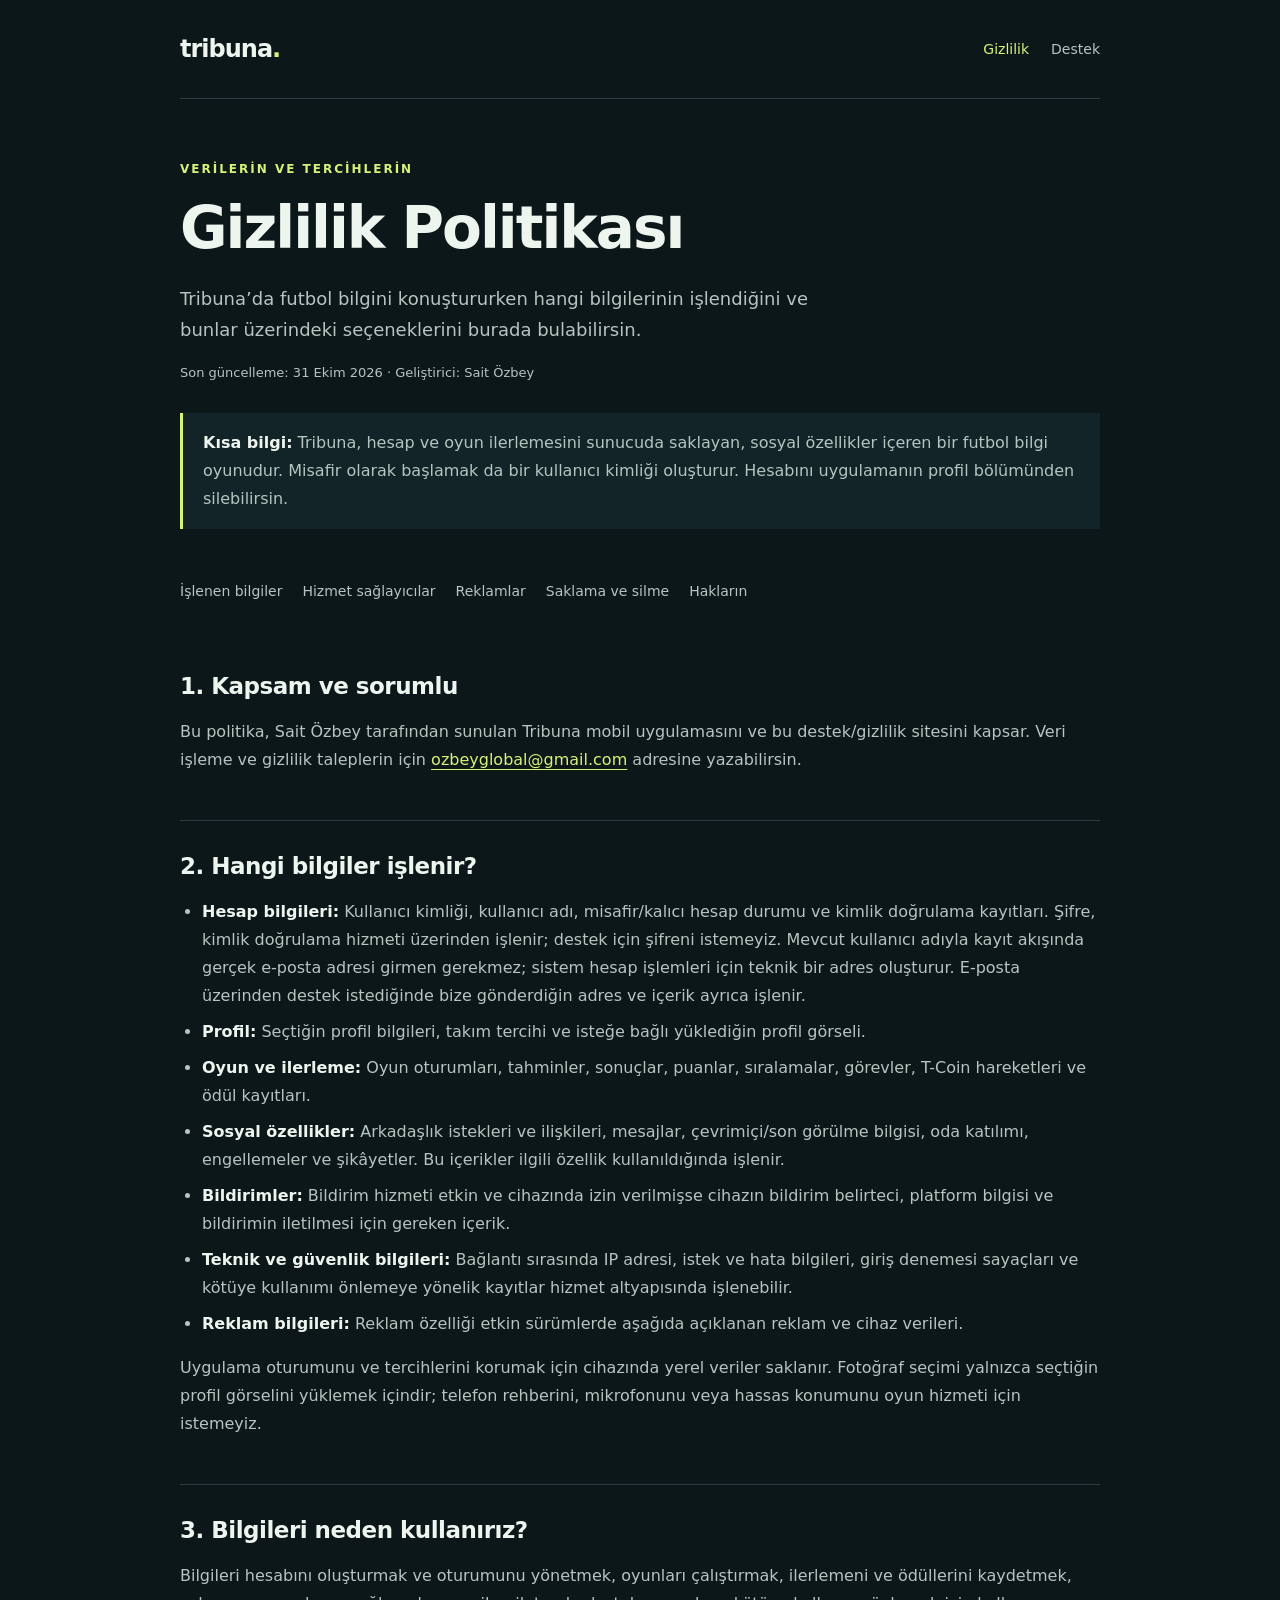
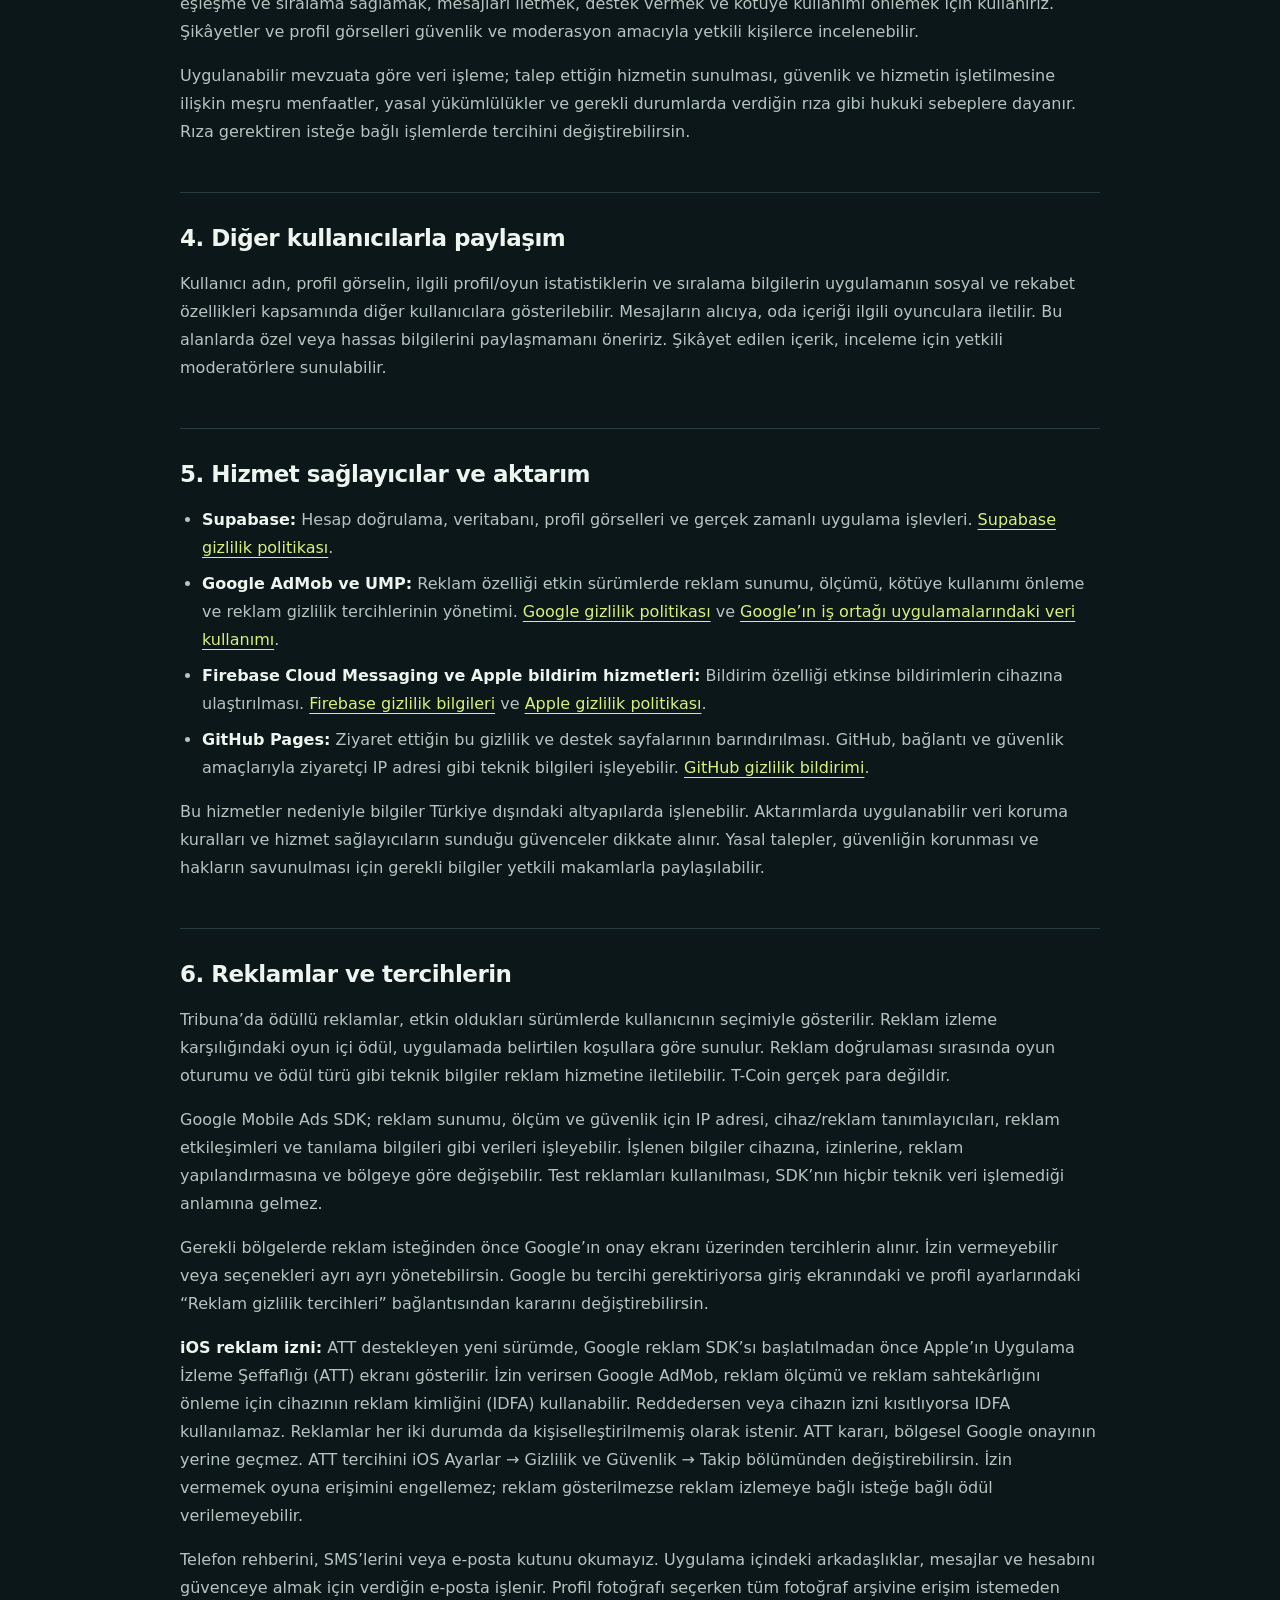
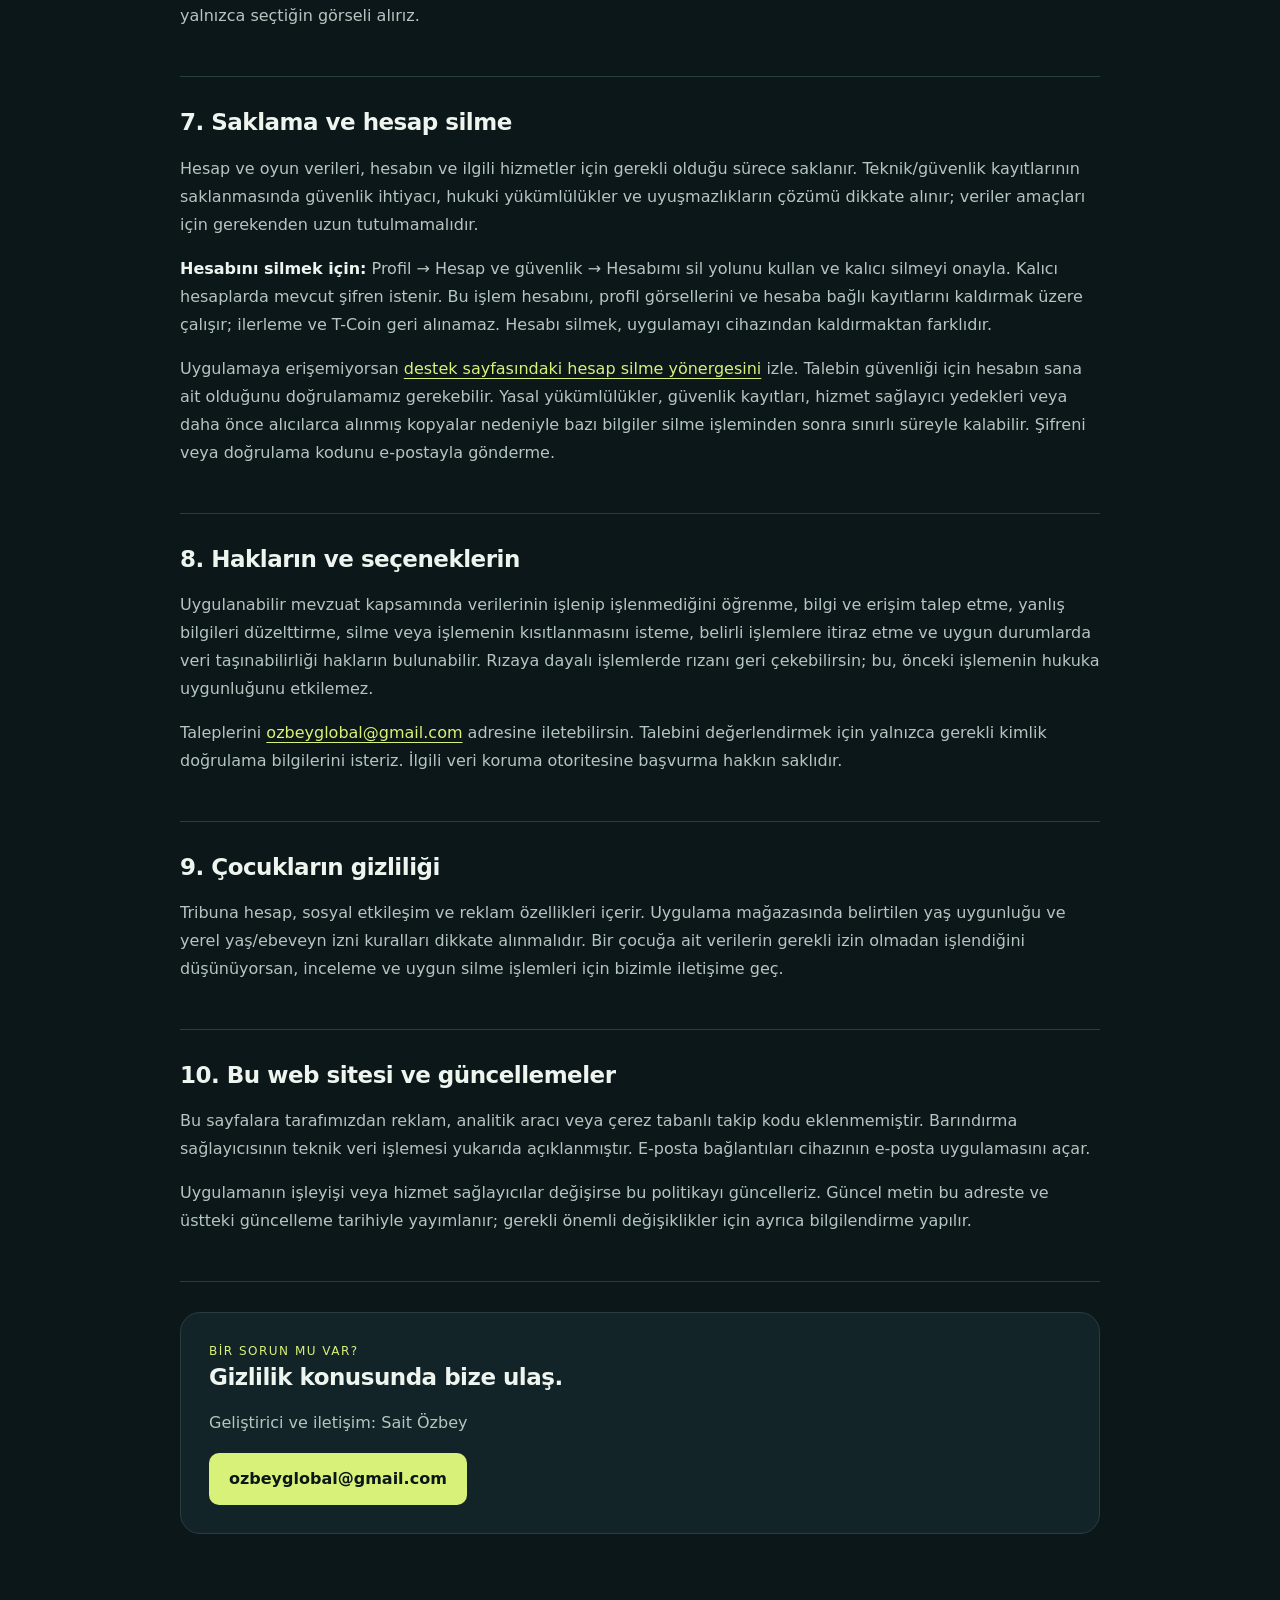
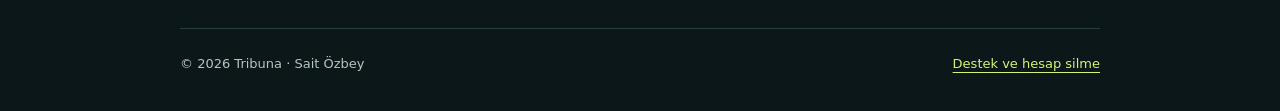
<file: index.html>
<!doctype html>
<html lang="tr"><head><meta charset="utf-8"><meta name="viewport" content="width=device-width,initial-scale=1"><meta name="theme-color" content="#0c171a"><meta name="description" content="Tribuna gizlilik politikası: hesap ve oyun verileri, sosyal özellikler, reklamlar, veri hakları ve hesap silme."><title>Gizlilik Politikası · Tribuna</title><link rel="stylesheet" href="styles.css"><link rel="canonical" href="https://saitozbey.github.io/tribuna-pages/"></head>
<body><a class="skip" href="#main">İçeriğe geç</a><header><a class="brand" href="./" aria-label="Tribuna ana sayfa">tribuna<span>.</span></a><nav aria-label="Ana menü"><a href="./" aria-current="page">Gizlilik</a><a href="support.html">Destek</a></nav></header>
<main id="main"><div class="eyebrow">Verilerin ve tercihlerin</div><h1>Gizlilik Politikası</h1><p class="intro">Tribuna’da futbol bilgini konuştururken hangi bilgilerinin işlendiğini ve bunlar üzerindeki seçeneklerini burada bulabilirsin.</p><p class="meta">Son güncelleme: <time datetime="2026-10-31">31 Ekim 2026</time> · Geliştirici: Sait Özbey</p>
<div class="notice"><p><strong>Kısa bilgi:</strong> Tribuna, hesap ve oyun ilerlemesini sunucuda saklayan, sosyal özellikler içeren bir futbol bilgi oyunudur. Misafir olarak başlamak da bir kullanıcı kimliği oluşturur. Hesabını uygulamanın profil bölümünden silebilirsin.</p></div>
<nav class="contents" aria-label="Politika içeriği"><a href="#data">İşlenen bilgiler</a><a href="#services">Hizmet sağlayıcılar</a><a href="#ads">Reklamlar</a><a href="#delete">Saklama ve silme</a><a href="#rights">Hakların</a></nav>
<section id="scope"><h2>1. Kapsam ve sorumlu</h2><p>Bu politika, Sait Özbey tarafından sunulan Tribuna mobil uygulamasını ve bu destek/gizlilik sitesini kapsar. Veri işleme ve gizlilik taleplerin için <a href="mailto:ozbeyglobal@gmail.com">ozbeyglobal@gmail.com</a> adresine yazabilirsin.</p></section>
<section id="data"><h2>2. Hangi bilgiler işlenir?</h2><ul>
<li><strong>Hesap bilgileri:</strong> Kullanıcı kimliği, kullanıcı adı, misafir/kalıcı hesap durumu ve kimlik doğrulama kayıtları. Şifre, kimlik doğrulama hizmeti üzerinden işlenir; destek için şifreni istemeyiz. Mevcut kullanıcı adıyla kayıt akışında gerçek e-posta adresi girmen gerekmez; sistem hesap işlemleri için teknik bir adres oluşturur. E-posta üzerinden destek istediğinde bize gönderdiğin adres ve içerik ayrıca işlenir.</li>
<li><strong>Profil:</strong> Seçtiğin profil bilgileri, takım tercihi ve isteğe bağlı yüklediğin profil görseli.</li>
<li><strong>Oyun ve ilerleme:</strong> Oyun oturumları, tahminler, sonuçlar, puanlar, sıralamalar, görevler, T-Coin hareketleri ve ödül kayıtları.</li>
<li><strong>Sosyal özellikler:</strong> Arkadaşlık istekleri ve ilişkileri, mesajlar, çevrimiçi/son görülme bilgisi, oda katılımı, engellemeler ve şikâyetler. Bu içerikler ilgili özellik kullanıldığında işlenir.</li>
<li><strong>Bildirimler:</strong> Bildirim hizmeti etkin ve cihazında izin verilmişse cihazın bildirim belirteci, platform bilgisi ve bildirimin iletilmesi için gereken içerik.</li>
<li><strong>Teknik ve güvenlik bilgileri:</strong> Bağlantı sırasında IP adresi, istek ve hata bilgileri, giriş denemesi sayaçları ve kötüye kullanımı önlemeye yönelik kayıtlar hizmet altyapısında işlenebilir.</li>
<li><strong>Reklam bilgileri:</strong> Reklam özelliği etkin sürümlerde aşağıda açıklanan reklam ve cihaz verileri.</li></ul><p>Uygulama oturumunu ve tercihlerini korumak için cihazında yerel veriler saklanır. Fotoğraf seçimi yalnızca seçtiğin profil görselini yüklemek içindir; telefon rehberini, mikrofonunu veya hassas konumunu oyun hizmeti için istemeyiz.</p></section>
<section id="purpose"><h2>3. Bilgileri neden kullanırız?</h2><p>Bilgileri hesabını oluşturmak ve oturumunu yönetmek, oyunları çalıştırmak, ilerlemeni ve ödüllerini kaydetmek, eşleşme ve sıralama sağlamak, mesajları iletmek, destek vermek ve kötüye kullanımı önlemek için kullanırız. Şikâyetler ve profil görselleri güvenlik ve moderasyon amacıyla yetkili kişilerce incelenebilir.</p><p>Uygulanabilir mevzuata göre veri işleme; talep ettiğin hizmetin sunulması, güvenlik ve hizmetin işletilmesine ilişkin meşru menfaatler, yasal yükümlülükler ve gerekli durumlarda verdiğin rıza gibi hukuki sebeplere dayanır. Rıza gerektiren isteğe bağlı işlemlerde tercihini değiştirebilirsin.</p></section>
<section id="sharing"><h2>4. Diğer kullanıcılarla paylaşım</h2><p>Kullanıcı adın, profil görselin, ilgili profil/oyun istatistiklerin ve sıralama bilgilerin uygulamanın sosyal ve rekabet özellikleri kapsamında diğer kullanıcılara gösterilebilir. Mesajların alıcıya, oda içeriği ilgili oyunculara iletilir. Bu alanlarda özel veya hassas bilgilerini paylaşmamanı öneririz. Şikâyet edilen içerik, inceleme için yetkili moderatörlere sunulabilir.</p></section>
<section id="services"><h2>5. Hizmet sağlayıcılar ve aktarım</h2><ul>
<li><strong>Supabase:</strong> Hesap doğrulama, veritabanı, profil görselleri ve gerçek zamanlı uygulama işlevleri. <a href="https://supabase.com/privacy">Supabase gizlilik politikası</a>.</li>
<li><strong>Google AdMob ve UMP:</strong> Reklam özelliği etkin sürümlerde reklam sunumu, ölçümü, kötüye kullanımı önleme ve reklam gizlilik tercihlerinin yönetimi. <a href="https://policies.google.com/privacy">Google gizlilik politikası</a> ve <a href="https://policies.google.com/technologies/partner-sites">Google’ın iş ortağı uygulamalarındaki veri kullanımı</a>.</li>
<li><strong>Firebase Cloud Messaging ve Apple bildirim hizmetleri:</strong> Bildirim özelliği etkinse bildirimlerin cihazına ulaştırılması. <a href="https://firebase.google.com/support/privacy">Firebase gizlilik bilgileri</a> ve <a href="https://www.apple.com/legal/privacy/">Apple gizlilik politikası</a>.</li>
<li><strong>GitHub Pages:</strong> Ziyaret ettiğin bu gizlilik ve destek sayfalarının barındırılması. GitHub, bağlantı ve güvenlik amaçlarıyla ziyaretçi IP adresi gibi teknik bilgileri işleyebilir. <a href="https://docs.github.com/en/site-policy/privacy-policies/github-general-privacy-statement">GitHub gizlilik bildirimi</a>.</li></ul><p>Bu hizmetler nedeniyle bilgiler Türkiye dışındaki altyapılarda işlenebilir. Aktarımlarda uygulanabilir veri koruma kuralları ve hizmet sağlayıcıların sunduğu güvenceler dikkate alınır. Yasal talepler, güvenliğin korunması ve hakların savunulması için gerekli bilgiler yetkili makamlarla paylaşılabilir.</p></section>
<section id="ads"><h2>6. Reklamlar ve tercihlerin</h2><p>Tribuna’da ödüllü reklamlar, etkin oldukları sürümlerde kullanıcının seçimiyle gösterilir. Reklam izleme karşılığındaki oyun içi ödül, uygulamada belirtilen koşullara göre sunulur. Reklam doğrulaması sırasında oyun oturumu ve ödül türü gibi teknik bilgiler reklam hizmetine iletilebilir. T-Coin gerçek para değildir.</p><p>Google Mobile Ads SDK; reklam sunumu, ölçüm ve güvenlik için IP adresi, cihaz/reklam tanımlayıcıları, reklam etkileşimleri ve tanılama bilgileri gibi verileri işleyebilir. İşlenen bilgiler cihazına, izinlerine, reklam yapılandırmasına ve bölgeye göre değişebilir. Test reklamları kullanılması, SDK’nın hiçbir teknik veri işlemediği anlamına gelmez.</p><p>Gerekli bölgelerde reklam isteğinden önce Google’ın onay ekranı üzerinden tercihlerin alınır. İzin vermeyebilir veya seçenekleri ayrı ayrı yönetebilirsin. Google bu tercihi gerektiriyorsa giriş ekranındaki ve profil ayarlarındaki “Reklam gizlilik tercihleri” bağlantısından kararını değiştirebilirsin.</p><p><strong>iOS reklam izni:</strong> ATT destekleyen yeni sürümde, Google reklam SDK’sı başlatılmadan önce Apple’ın Uygulama İzleme Şeffaflığı (ATT) ekranı gösterilir. İzin verirsen Google AdMob, reklam ölçümü ve reklam sahtekârlığını önleme için cihazının reklam kimliğini (IDFA) kullanabilir. Reddedersen veya cihazın izni kısıtlıyorsa IDFA kullanılamaz. Reklamlar her iki durumda da kişiselleştirilmemiş olarak istenir. ATT kararı, bölgesel Google onayının yerine geçmez. ATT tercihini iOS Ayarlar → Gizlilik ve Güvenlik → Takip bölümünden değiştirebilirsin. İzin vermemek oyuna erişimini engellemez; reklam gösterilmezse reklam izlemeye bağlı isteğe bağlı ödül verilemeyebilir.</p><p>Telefon rehberini, SMS’lerini veya e-posta kutunu okumayız. Uygulama içindeki arkadaşlıklar, mesajlar ve hesabını güvenceye almak için verdiğin e-posta işlenir. Profil fotoğrafı seçerken tüm fotoğraf arşivine erişim istemeden yalnızca seçtiğin görseli alırız.</p></section>
<section id="delete"><h2>7. Saklama ve hesap silme</h2><p>Hesap ve oyun verileri, hesabın ve ilgili hizmetler için gerekli olduğu sürece saklanır. Teknik/güvenlik kayıtlarının saklanmasında güvenlik ihtiyacı, hukuki yükümlülükler ve uyuşmazlıkların çözümü dikkate alınır; veriler amaçları için gerekenden uzun tutulmamalıdır.</p><p><strong>Hesabını silmek için:</strong> Profil → Hesap ve güvenlik → Hesabımı sil yolunu kullan ve kalıcı silmeyi onayla. Kalıcı hesaplarda mevcut şifren istenir. Bu işlem hesabını, profil görsellerini ve hesaba bağlı kayıtlarını kaldırmak üzere çalışır; ilerleme ve T-Coin geri alınamaz. Hesabı silmek, uygulamayı cihazından kaldırmaktan farklıdır.</p><p>Uygulamaya erişemiyorsan <a href="support.html#account">destek sayfasındaki hesap silme yönergesini</a> izle. Talebin güvenliği için hesabın sana ait olduğunu doğrulamamız gerekebilir. Yasal yükümlülükler, güvenlik kayıtları, hizmet sağlayıcı yedekleri veya daha önce alıcılarca alınmış kopyalar nedeniyle bazı bilgiler silme işleminden sonra sınırlı süreyle kalabilir. Şifreni veya doğrulama kodunu e-postayla gönderme.</p></section>
<section id="rights"><h2>8. Hakların ve seçeneklerin</h2><p>Uygulanabilir mevzuat kapsamında verilerinin işlenip işlenmediğini öğrenme, bilgi ve erişim talep etme, yanlış bilgileri düzelttirme, silme veya işlemenin kısıtlanmasını isteme, belirli işlemlere itiraz etme ve uygun durumlarda veri taşınabilirliği hakların bulunabilir. Rızaya dayalı işlemlerde rızanı geri çekebilirsin; bu, önceki işlemenin hukuka uygunluğunu etkilemez.</p><p>Taleplerini <a href="mailto:ozbeyglobal@gmail.com">ozbeyglobal@gmail.com</a> adresine iletebilirsin. Talebini değerlendirmek için yalnızca gerekli kimlik doğrulama bilgilerini isteriz. İlgili veri koruma otoritesine başvurma hakkın saklıdır.</p></section>
<section id="children"><h2>9. Çocukların gizliliği</h2><p>Tribuna hesap, sosyal etkileşim ve reklam özellikleri içerir. Uygulama mağazasında belirtilen yaş uygunluğu ve yerel yaş/ebeveyn izni kuralları dikkate alınmalıdır. Bir çocuğa ait verilerin gerekli izin olmadan işlendiğini düşünüyorsan, inceleme ve uygun silme işlemleri için bizimle iletişime geç.</p></section>
<section id="website"><h2>10. Bu web sitesi ve güncellemeler</h2><p>Bu sayfalara tarafımızdan reklam, analitik aracı veya çerez tabanlı takip kodu eklenmemiştir. Barındırma sağlayıcısının teknik veri işlemesi yukarıda açıklanmıştır. E-posta bağlantıları cihazının e-posta uygulamasını açar.</p><p>Uygulamanın işleyişi veya hizmet sağlayıcılar değişirse bu politikayı güncelleriz. Güncel metin bu adreste ve üstteki güncelleme tarihiyle yayımlanır; gerekli önemli değişiklikler için ayrıca bilgilendirme yapılır.</p></section>
<div class="contact"><div class="label">Bir sorun mu var?</div><h2>Gizlilik konusunda bize ulaş.</h2><p>Geliştirici ve iletişim: Sait Özbey</p><a class="button" href="mailto:ozbeyglobal@gmail.com?subject=Tribuna%20Gizlilik%20Talebi">ozbeyglobal@gmail.com</a></div></main><footer><span>© 2026 Tribuna · Sait Özbey</span><a href="support.html">Destek ve hesap silme</a></footer></body></html>
</file>
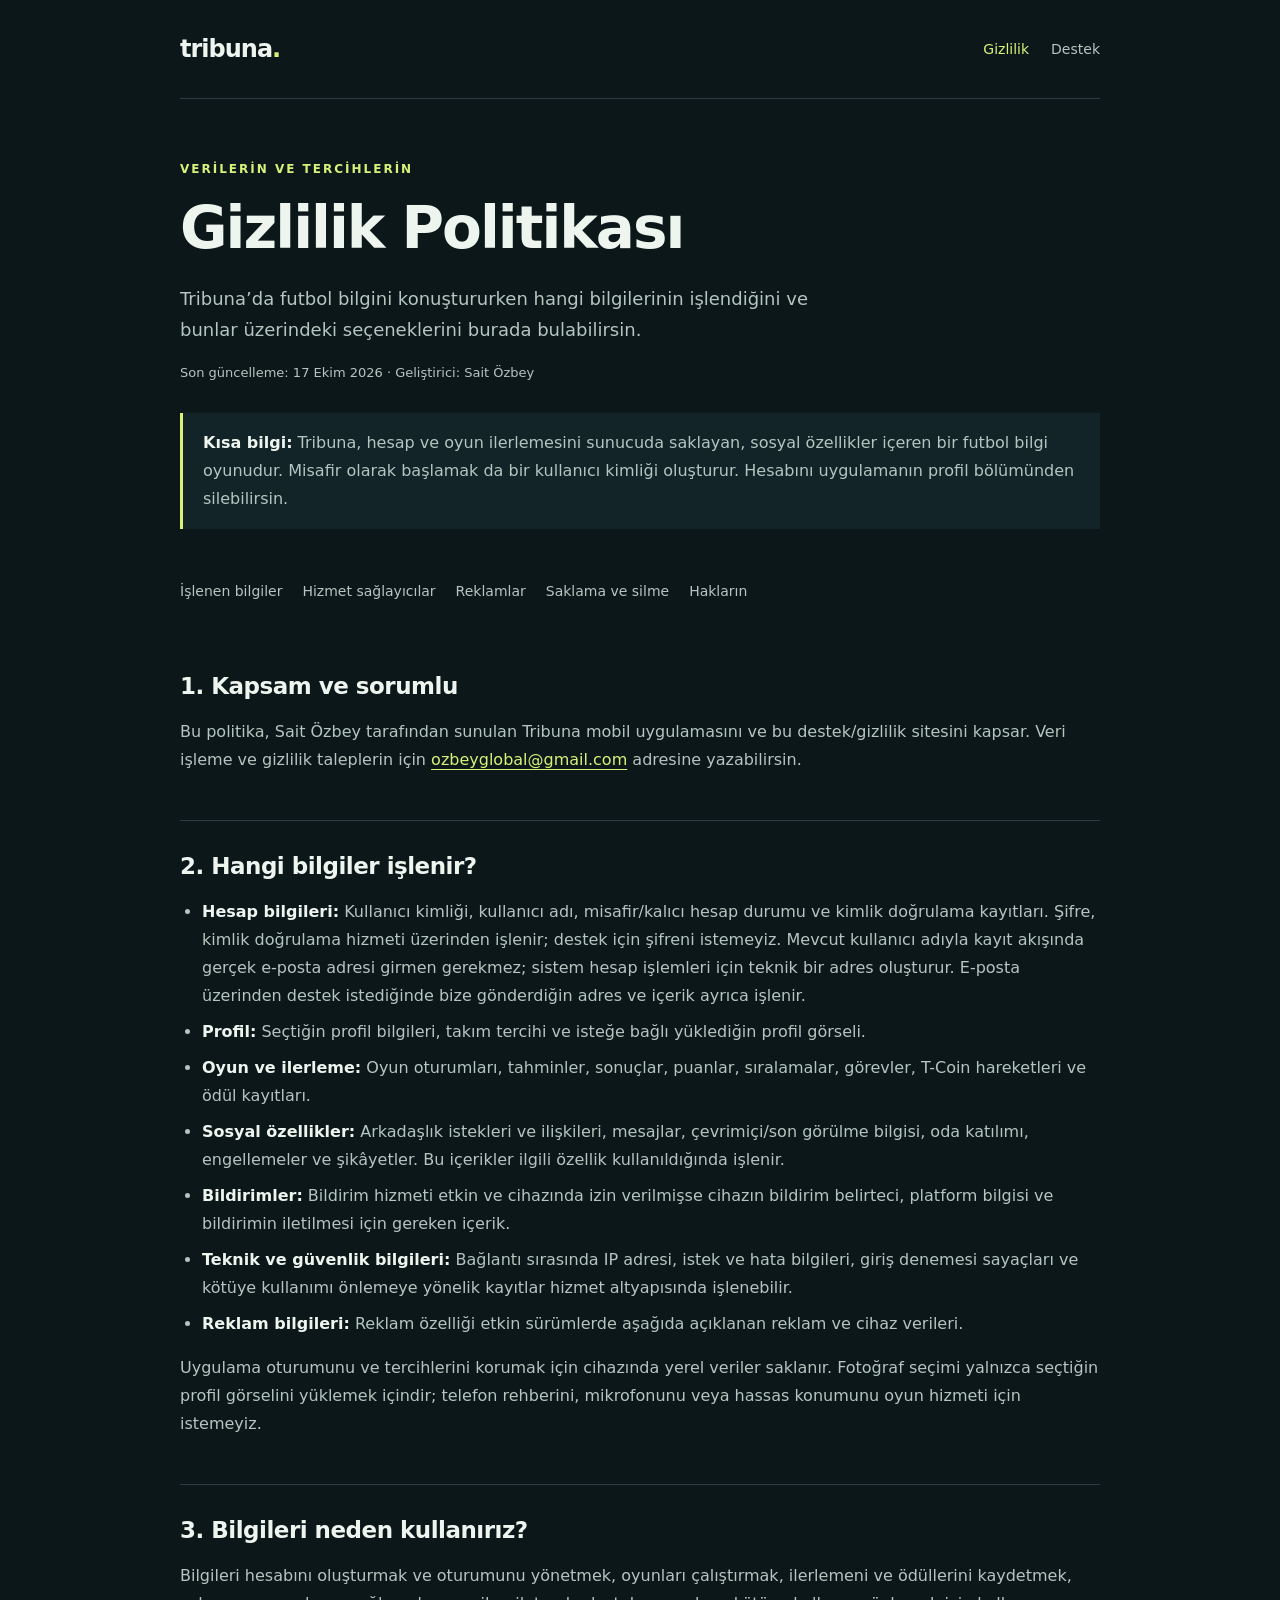
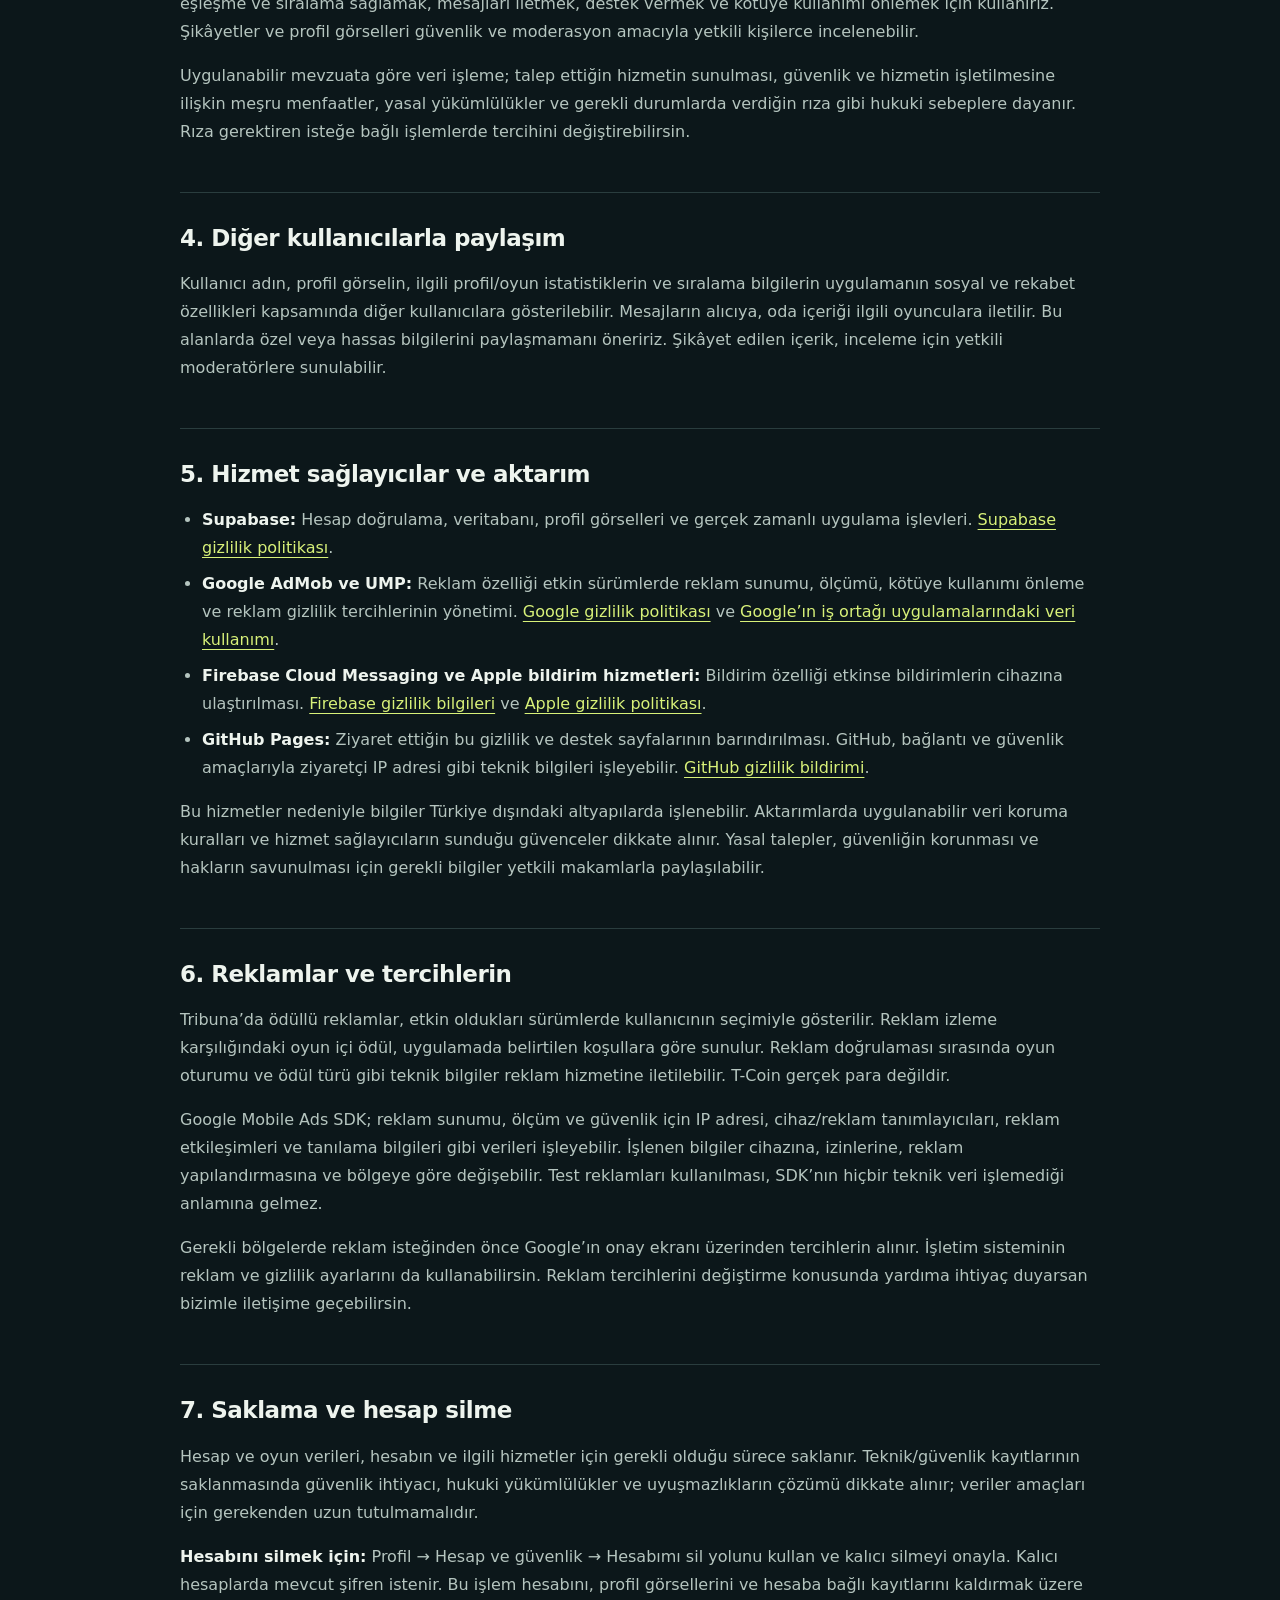
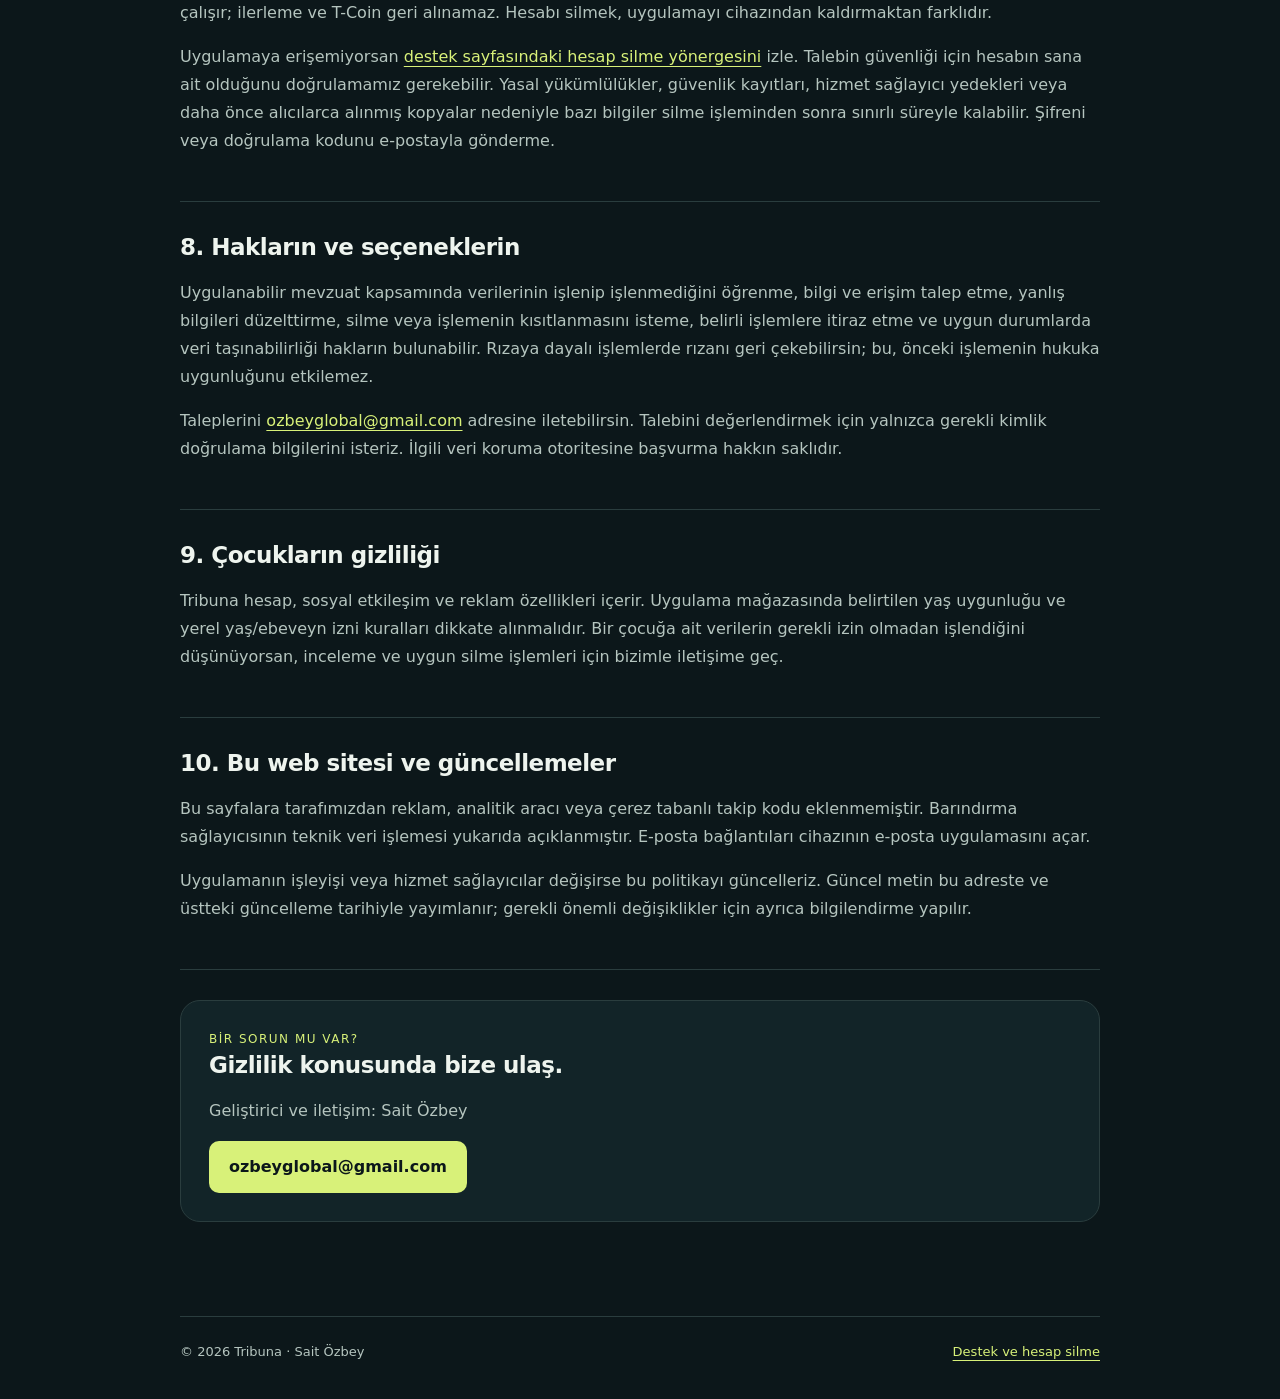
<file: privacy.html>
<!doctype html>
<html lang="tr"><head><meta charset="utf-8"><meta name="viewport" content="width=device-width,initial-scale=1"><meta name="theme-color" content="#0c171a"><meta name="description" content="Tribuna gizlilik politikası: hesap ve oyun verileri, sosyal özellikler, reklamlar, veri hakları ve hesap silme."><title>Gizlilik Politikası · Tribuna</title><link rel="stylesheet" href="styles.css"><link rel="canonical" href="https://saitozbey.github.io/tribuna-pages/"></head>
<body><a class="skip" href="#main">İçeriğe geç</a><header><a class="brand" href="./" aria-label="Tribuna ana sayfa">tribuna<span>.</span></a><nav aria-label="Ana menü"><a href="./" aria-current="page">Gizlilik</a><a href="support.html">Destek</a></nav></header>
<main id="main"><div class="eyebrow">Verilerin ve tercihlerin</div><h1>Gizlilik Politikası</h1><p class="intro">Tribuna’da futbol bilgini konuştururken hangi bilgilerinin işlendiğini ve bunlar üzerindeki seçeneklerini burada bulabilirsin.</p><p class="meta">Son güncelleme: <time datetime="2026-10-17">17 Ekim 2026</time> · Geliştirici: Sait Özbey</p>
<div class="notice"><p><strong>Kısa bilgi:</strong> Tribuna, hesap ve oyun ilerlemesini sunucuda saklayan, sosyal özellikler içeren bir futbol bilgi oyunudur. Misafir olarak başlamak da bir kullanıcı kimliği oluşturur. Hesabını uygulamanın profil bölümünden silebilirsin.</p></div>
<nav class="contents" aria-label="Politika içeriği"><a href="#data">İşlenen bilgiler</a><a href="#services">Hizmet sağlayıcılar</a><a href="#ads">Reklamlar</a><a href="#delete">Saklama ve silme</a><a href="#rights">Hakların</a></nav>
<section id="scope"><h2>1. Kapsam ve sorumlu</h2><p>Bu politika, Sait Özbey tarafından sunulan Tribuna mobil uygulamasını ve bu destek/gizlilik sitesini kapsar. Veri işleme ve gizlilik taleplerin için <a href="mailto:ozbeyglobal@gmail.com">ozbeyglobal@gmail.com</a> adresine yazabilirsin.</p></section>
<section id="data"><h2>2. Hangi bilgiler işlenir?</h2><ul>
<li><strong>Hesap bilgileri:</strong> Kullanıcı kimliği, kullanıcı adı, misafir/kalıcı hesap durumu ve kimlik doğrulama kayıtları. Şifre, kimlik doğrulama hizmeti üzerinden işlenir; destek için şifreni istemeyiz. Mevcut kullanıcı adıyla kayıt akışında gerçek e-posta adresi girmen gerekmez; sistem hesap işlemleri için teknik bir adres oluşturur. E-posta üzerinden destek istediğinde bize gönderdiğin adres ve içerik ayrıca işlenir.</li>
<li><strong>Profil:</strong> Seçtiğin profil bilgileri, takım tercihi ve isteğe bağlı yüklediğin profil görseli.</li>
<li><strong>Oyun ve ilerleme:</strong> Oyun oturumları, tahminler, sonuçlar, puanlar, sıralamalar, görevler, T-Coin hareketleri ve ödül kayıtları.</li>
<li><strong>Sosyal özellikler:</strong> Arkadaşlık istekleri ve ilişkileri, mesajlar, çevrimiçi/son görülme bilgisi, oda katılımı, engellemeler ve şikâyetler. Bu içerikler ilgili özellik kullanıldığında işlenir.</li>
<li><strong>Bildirimler:</strong> Bildirim hizmeti etkin ve cihazında izin verilmişse cihazın bildirim belirteci, platform bilgisi ve bildirimin iletilmesi için gereken içerik.</li>
<li><strong>Teknik ve güvenlik bilgileri:</strong> Bağlantı sırasında IP adresi, istek ve hata bilgileri, giriş denemesi sayaçları ve kötüye kullanımı önlemeye yönelik kayıtlar hizmet altyapısında işlenebilir.</li>
<li><strong>Reklam bilgileri:</strong> Reklam özelliği etkin sürümlerde aşağıda açıklanan reklam ve cihaz verileri.</li></ul><p>Uygulama oturumunu ve tercihlerini korumak için cihazında yerel veriler saklanır. Fotoğraf seçimi yalnızca seçtiğin profil görselini yüklemek içindir; telefon rehberini, mikrofonunu veya hassas konumunu oyun hizmeti için istemeyiz.</p></section>
<section id="purpose"><h2>3. Bilgileri neden kullanırız?</h2><p>Bilgileri hesabını oluşturmak ve oturumunu yönetmek, oyunları çalıştırmak, ilerlemeni ve ödüllerini kaydetmek, eşleşme ve sıralama sağlamak, mesajları iletmek, destek vermek ve kötüye kullanımı önlemek için kullanırız. Şikâyetler ve profil görselleri güvenlik ve moderasyon amacıyla yetkili kişilerce incelenebilir.</p><p>Uygulanabilir mevzuata göre veri işleme; talep ettiğin hizmetin sunulması, güvenlik ve hizmetin işletilmesine ilişkin meşru menfaatler, yasal yükümlülükler ve gerekli durumlarda verdiğin rıza gibi hukuki sebeplere dayanır. Rıza gerektiren isteğe bağlı işlemlerde tercihini değiştirebilirsin.</p></section>
<section id="sharing"><h2>4. Diğer kullanıcılarla paylaşım</h2><p>Kullanıcı adın, profil görselin, ilgili profil/oyun istatistiklerin ve sıralama bilgilerin uygulamanın sosyal ve rekabet özellikleri kapsamında diğer kullanıcılara gösterilebilir. Mesajların alıcıya, oda içeriği ilgili oyunculara iletilir. Bu alanlarda özel veya hassas bilgilerini paylaşmamanı öneririz. Şikâyet edilen içerik, inceleme için yetkili moderatörlere sunulabilir.</p></section>
<section id="services"><h2>5. Hizmet sağlayıcılar ve aktarım</h2><ul>
<li><strong>Supabase:</strong> Hesap doğrulama, veritabanı, profil görselleri ve gerçek zamanlı uygulama işlevleri. <a href="https://supabase.com/privacy">Supabase gizlilik politikası</a>.</li>
<li><strong>Google AdMob ve UMP:</strong> Reklam özelliği etkin sürümlerde reklam sunumu, ölçümü, kötüye kullanımı önleme ve reklam gizlilik tercihlerinin yönetimi. <a href="https://policies.google.com/privacy">Google gizlilik politikası</a> ve <a href="https://policies.google.com/technologies/partner-sites">Google’ın iş ortağı uygulamalarındaki veri kullanımı</a>.</li>
<li><strong>Firebase Cloud Messaging ve Apple bildirim hizmetleri:</strong> Bildirim özelliği etkinse bildirimlerin cihazına ulaştırılması. <a href="https://firebase.google.com/support/privacy">Firebase gizlilik bilgileri</a> ve <a href="https://www.apple.com/legal/privacy/">Apple gizlilik politikası</a>.</li>
<li><strong>GitHub Pages:</strong> Ziyaret ettiğin bu gizlilik ve destek sayfalarının barındırılması. GitHub, bağlantı ve güvenlik amaçlarıyla ziyaretçi IP adresi gibi teknik bilgileri işleyebilir. <a href="https://docs.github.com/en/site-policy/privacy-policies/github-general-privacy-statement">GitHub gizlilik bildirimi</a>.</li></ul><p>Bu hizmetler nedeniyle bilgiler Türkiye dışındaki altyapılarda işlenebilir. Aktarımlarda uygulanabilir veri koruma kuralları ve hizmet sağlayıcıların sunduğu güvenceler dikkate alınır. Yasal talepler, güvenliğin korunması ve hakların savunulması için gerekli bilgiler yetkili makamlarla paylaşılabilir.</p></section>
<section id="ads"><h2>6. Reklamlar ve tercihlerin</h2><p>Tribuna’da ödüllü reklamlar, etkin oldukları sürümlerde kullanıcının seçimiyle gösterilir. Reklam izleme karşılığındaki oyun içi ödül, uygulamada belirtilen koşullara göre sunulur. Reklam doğrulaması sırasında oyun oturumu ve ödül türü gibi teknik bilgiler reklam hizmetine iletilebilir. T-Coin gerçek para değildir.</p><p>Google Mobile Ads SDK; reklam sunumu, ölçüm ve güvenlik için IP adresi, cihaz/reklam tanımlayıcıları, reklam etkileşimleri ve tanılama bilgileri gibi verileri işleyebilir. İşlenen bilgiler cihazına, izinlerine, reklam yapılandırmasına ve bölgeye göre değişebilir. Test reklamları kullanılması, SDK’nın hiçbir teknik veri işlemediği anlamına gelmez.</p><p>Gerekli bölgelerde reklam isteğinden önce Google’ın onay ekranı üzerinden tercihlerin alınır. İşletim sisteminin reklam ve gizlilik ayarlarını da kullanabilirsin. Reklam tercihlerini değiştirme konusunda yardıma ihtiyaç duyarsan bizimle iletişime geçebilirsin.</p></section>
<section id="delete"><h2>7. Saklama ve hesap silme</h2><p>Hesap ve oyun verileri, hesabın ve ilgili hizmetler için gerekli olduğu sürece saklanır. Teknik/güvenlik kayıtlarının saklanmasında güvenlik ihtiyacı, hukuki yükümlülükler ve uyuşmazlıkların çözümü dikkate alınır; veriler amaçları için gerekenden uzun tutulmamalıdır.</p><p><strong>Hesabını silmek için:</strong> Profil → Hesap ve güvenlik → Hesabımı sil yolunu kullan ve kalıcı silmeyi onayla. Kalıcı hesaplarda mevcut şifren istenir. Bu işlem hesabını, profil görsellerini ve hesaba bağlı kayıtlarını kaldırmak üzere çalışır; ilerleme ve T-Coin geri alınamaz. Hesabı silmek, uygulamayı cihazından kaldırmaktan farklıdır.</p><p>Uygulamaya erişemiyorsan <a href="support.html#account">destek sayfasındaki hesap silme yönergesini</a> izle. Talebin güvenliği için hesabın sana ait olduğunu doğrulamamız gerekebilir. Yasal yükümlülükler, güvenlik kayıtları, hizmet sağlayıcı yedekleri veya daha önce alıcılarca alınmış kopyalar nedeniyle bazı bilgiler silme işleminden sonra sınırlı süreyle kalabilir. Şifreni veya doğrulama kodunu e-postayla gönderme.</p></section>
<section id="rights"><h2>8. Hakların ve seçeneklerin</h2><p>Uygulanabilir mevzuat kapsamında verilerinin işlenip işlenmediğini öğrenme, bilgi ve erişim talep etme, yanlış bilgileri düzelttirme, silme veya işlemenin kısıtlanmasını isteme, belirli işlemlere itiraz etme ve uygun durumlarda veri taşınabilirliği hakların bulunabilir. Rızaya dayalı işlemlerde rızanı geri çekebilirsin; bu, önceki işlemenin hukuka uygunluğunu etkilemez.</p><p>Taleplerini <a href="mailto:ozbeyglobal@gmail.com">ozbeyglobal@gmail.com</a> adresine iletebilirsin. Talebini değerlendirmek için yalnızca gerekli kimlik doğrulama bilgilerini isteriz. İlgili veri koruma otoritesine başvurma hakkın saklıdır.</p></section>
<section id="children"><h2>9. Çocukların gizliliği</h2><p>Tribuna hesap, sosyal etkileşim ve reklam özellikleri içerir. Uygulama mağazasında belirtilen yaş uygunluğu ve yerel yaş/ebeveyn izni kuralları dikkate alınmalıdır. Bir çocuğa ait verilerin gerekli izin olmadan işlendiğini düşünüyorsan, inceleme ve uygun silme işlemleri için bizimle iletişime geç.</p></section>
<section id="website"><h2>10. Bu web sitesi ve güncellemeler</h2><p>Bu sayfalara tarafımızdan reklam, analitik aracı veya çerez tabanlı takip kodu eklenmemiştir. Barındırma sağlayıcısının teknik veri işlemesi yukarıda açıklanmıştır. E-posta bağlantıları cihazının e-posta uygulamasını açar.</p><p>Uygulamanın işleyişi veya hizmet sağlayıcılar değişirse bu politikayı güncelleriz. Güncel metin bu adreste ve üstteki güncelleme tarihiyle yayımlanır; gerekli önemli değişiklikler için ayrıca bilgilendirme yapılır.</p></section>
<div class="contact"><div class="label">Bir sorun mu var?</div><h2>Gizlilik konusunda bize ulaş.</h2><p>Geliştirici ve iletişim: Sait Özbey</p><a class="button" href="mailto:ozbeyglobal@gmail.com?subject=Tribuna%20Gizlilik%20Talebi">ozbeyglobal@gmail.com</a></div></main><footer><span>© 2026 Tribuna · Sait Özbey</span><a href="support.html">Destek ve hesap silme</a></footer></body></html>
</file>
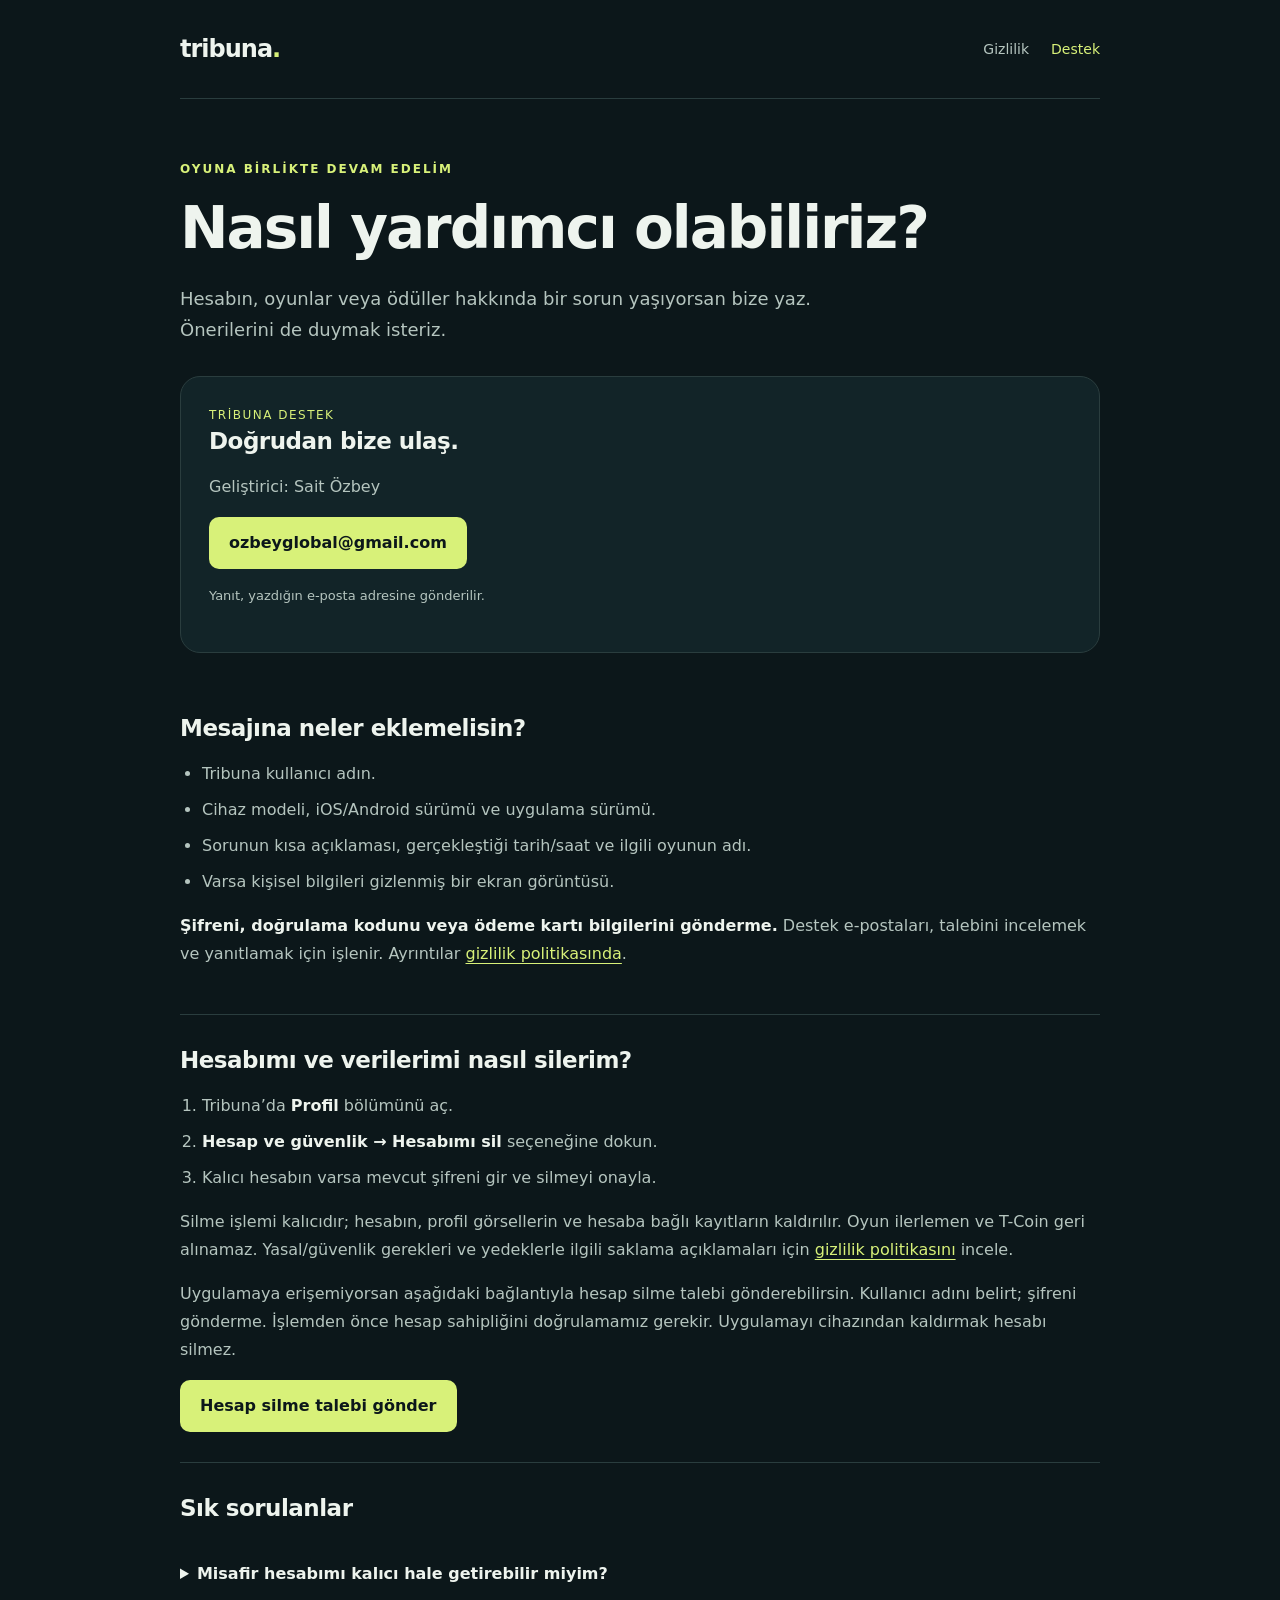
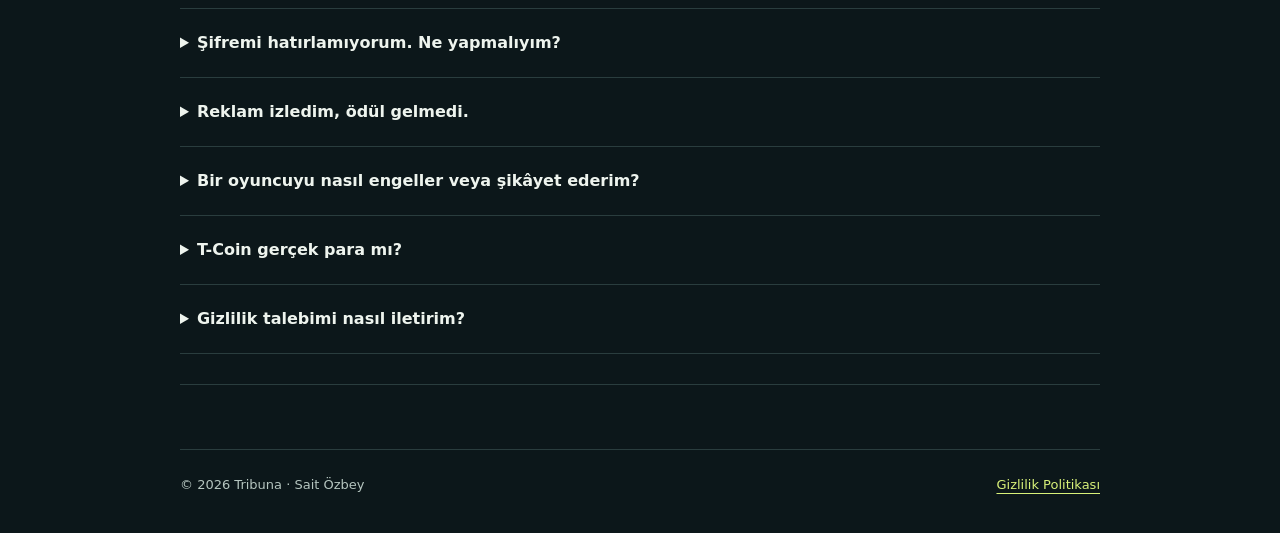
<file: support.html>
<!doctype html>
<html lang="tr"><head><meta charset="utf-8"><meta name="viewport" content="width=device-width,initial-scale=1"><meta name="theme-color" content="#0c171a"><meta name="description" content="Tribuna destek: hesap erişimi, oyun sorunları, reklam ödülleri ve hesap silme için iletişim."><title>Destek · Tribuna</title><link rel="stylesheet" href="styles.css"><link rel="canonical" href="https://saitozbey.github.io/tribuna-pages/support.html"></head><body><a class="skip" href="#main">İçeriğe geç</a><header><a class="brand" href="./" aria-label="Tribuna ana sayfa">tribuna<span>.</span></a><nav aria-label="Ana menü"><a href="./">Gizlilik</a><a href="support.html" aria-current="page">Destek</a></nav></header><main id="main"><div class="eyebrow">Oyuna birlikte devam edelim</div><h1>Nasıl yardımcı olabiliriz?</h1><p class="intro">Hesabın, oyunlar veya ödüller hakkında bir sorun yaşıyorsan bize yaz. Önerilerini de duymak isteriz.</p><div class="contact"><div class="label">Tribuna destek</div><h2>Doğrudan bize ulaş.</h2><p>Geliştirici: Sait Özbey</p><a class="button" href="mailto:ozbeyglobal@gmail.com?subject=Tribuna%20Destek">ozbeyglobal@gmail.com</a><p class="meta" style="margin-top:16px">Yanıt, yazdığın e-posta adresine gönderilir.</p></div>
<section><h2>Mesajına neler eklemelisin?</h2><ul><li>Tribuna kullanıcı adın.</li><li>Cihaz modeli, iOS/Android sürümü ve uygulama sürümü.</li><li>Sorunun kısa açıklaması, gerçekleştiği tarih/saat ve ilgili oyunun adı.</li><li>Varsa kişisel bilgileri gizlenmiş bir ekran görüntüsü.</li></ul><p><strong>Şifreni, doğrulama kodunu veya ödeme kartı bilgilerini gönderme.</strong> Destek e-postaları, talebini incelemek ve yanıtlamak için işlenir. Ayrıntılar <a href="./">gizlilik politikasında</a>.</p></section>
<section id="account"><h2>Hesabımı ve verilerimi nasıl silerim?</h2><ol><li>Tribuna’da <strong>Profil</strong> bölümünü aç.</li><li><strong>Hesap ve güvenlik → Hesabımı sil</strong> seçeneğine dokun.</li><li>Kalıcı hesabın varsa mevcut şifreni gir ve silmeyi onayla.</li></ol><p>Silme işlemi kalıcıdır; hesabın, profil görsellerin ve hesaba bağlı kayıtların kaldırılır. Oyun ilerlemen ve T-Coin geri alınamaz. Yasal/güvenlik gerekleri ve yedeklerle ilgili saklama açıklamaları için <a href="./#delete">gizlilik politikasını</a> incele.</p><p>Uygulamaya erişemiyorsan aşağıdaki bağlantıyla hesap silme talebi gönderebilirsin. Kullanıcı adını belirt; şifreni gönderme. İşlemden önce hesap sahipliğini doğrulamamız gerekir. Uygulamayı cihazından kaldırmak hesabı silmez.</p><a class="button" href="mailto:ozbeyglobal@gmail.com?subject=Tribuna%20Hesap%20Silme%20Talebi">Hesap silme talebi gönder</a></section>
<section><h2>Sık sorulanlar</h2><details><summary>Misafir hesabımı kalıcı hale getirebilir miyim?</summary><p>Evet. Misafir hesabında oturum açıkken profilindeki hesabı kalıcı hale getirme seçeneğini kullanarak kullanıcı adı ve şifre belirleyebilirsin. İşlem mevcut hesap üzerinden yapılır ve ilerlemen korunur. Misafir hesabını kalıcı hale getirmeden çıkış yapmak veya cihaz verilerini silmek erişimini kaybetmene neden olabilir.</p></details><details><summary>Şifremi hatırlamıyorum. Ne yapmalıyım?</summary><p>Kullanıcı adını ve yaşadığın sorunu destek adresine yaz. Hesabın sana ait olduğunu doğrulamadan hesap erişimini değiştiremeyiz. Mevcut şifreni sana söyleyemeyiz; şifreni veya doğrulama kodunu mesajla istemeyiz.</p></details><details><summary>Reklam izledim, ödül gelmedi.</summary><p>İnternet bağlantını kontrol et ve bakiyeni yeniden görüntüle. Sorun devam ederse oyun adını, reklamı izlediğin yaklaşık tarih/saati ve kullanıcı adını bize ilet. Reklamı erken kapatmak ödül koşulunu karşılamayabilir. Reklamların sunulması sürüme ve kullanılabilirliğe bağlıdır.</p></details><details><summary>Bir oyuncuyu nasıl engeller veya şikâyet ederim?</summary><p>İlgili oyuncunun profilindeki veya sohbetindeki güvenlik seçeneklerini kullan. Gelen bir mesajı şikâyet etmek için mesaja uzun basabilirsin. Engellediğin kullanıcıları profilinin hesap ve güvenlik bölümünden yönetebilirsin.</p></details><details><summary>T-Coin gerçek para mı?</summary><p>Hayır. T-Coin, Tribuna içinde kullanılan oyun bakiyesidir; nakde çevrilemez ve gerçek para ödülü değildir.</p></details><details><summary>Gizlilik talebimi nasıl iletirim?</summary><p>Destek adresine “Tribuna Gizlilik Talebi” konusuyla yaz. Talebini ve ilgili kullanıcı adını belirt; gereksiz kişisel bilgi veya şifre ekleme. Hakların ve veri işleme bilgileri <a href="./#rights">gizlilik politikasında</a> yer alır.</p></details></section></main><footer><span>© 2026 Tribuna · Sait Özbey</span><a href="./">Gizlilik Politikası</a></footer></body></html>
</file>
<file: styles.css>
:root{color-scheme:dark;--bg:#0c171a;--surface:#122428;--text:#eef4ee;--muted:#b5c5bf;--line:#2a3d3e;--accent:#d8f179}*{box-sizing:border-box}body{margin:0;background:var(--bg);color:var(--text);font:16px/1.75 system-ui,-apple-system,BlinkMacSystemFont,"Segoe UI",sans-serif}a{color:var(--accent);text-underline-offset:4px}a:hover{text-decoration-thickness:2px}a:focus-visible,summary:focus-visible{outline:3px solid var(--accent);outline-offset:5px}header,main,footer{width:min(100% - 40px,920px);margin-inline:auto}header{padding:28px 0;display:flex;align-items:center;justify-content:space-between;gap:24px;border-bottom:1px solid var(--line)}.brand{font-weight:850;font-size:24px;letter-spacing:-1px;text-decoration:none;color:var(--text)}.brand span{color:var(--accent)}nav{display:flex;gap:22px;flex-wrap:wrap}nav a{font-size:14px;text-decoration:none;color:var(--muted)}nav a[aria-current=page]{color:var(--accent)}main{padding:60px 0 64px}.eyebrow{text-transform:uppercase;font-size:12px;letter-spacing:2px;color:var(--accent);font-weight:700}h1{font-size:clamp(36px,6vw,58px);letter-spacing:-2px;line-height:1.12;margin:16px 0 22px}h2{font-size:23px;line-height:1.35;letter-spacing:-.5px;margin:0 0 16px}h3{font-size:17px;margin:20px 0 8px}p,li{color:var(--muted)}p{margin:0 0 16px}li{margin-bottom:8px}ul,ol{padding-left:22px}.intro{max-width:680px;font-size:18px}.meta{font-size:13px;color:var(--muted)}.notice{border-left:3px solid var(--accent);padding:16px 20px;background:var(--surface);margin:28px 0}.notice p:last-child{margin-bottom:0}.contents{display:flex;flex-wrap:wrap;gap:10px 20px;padding:22px 0;margin-bottom:16px}.contents a{font-size:14px}section{padding:30px 0;border-bottom:1px solid var(--line);scroll-margin-top:24px}.contact{background:var(--surface);border:1px solid var(--line);border-radius:20px;padding:28px;margin:30px 0}.button{display:inline-block;padding:12px 20px;border-radius:10px;background:var(--accent);color:var(--bg);font-weight:700;text-decoration:none;overflow-wrap:anywhere}.button:hover{background:#e7f8a8}.label{font-size:12px;text-transform:uppercase;letter-spacing:1.5px;color:var(--accent)}details{border-bottom:1px solid var(--line);padding:20px 0}summary{font-weight:650;cursor:pointer}details p{margin:16px 0 0}footer{border-top:1px solid var(--line);padding:24px 0 36px;font-size:13px;color:var(--muted);display:flex;flex-wrap:wrap;justify-content:space-between;gap:12px}.skip{position:absolute;left:16px;top:-100px;background:var(--accent);color:var(--bg);padding:10px;z-index:2}.skip:focus{top:12px}strong{color:var(--text)}@media(max-width:560px){header{align-items:flex-start;gap:16px}.brand{font-size:22px}nav{gap:8px 14px;justify-content:flex-end}nav a{font-size:13px}main{padding-top:38px}h1{letter-spacing:-1.5px}.contact{padding:22px}.intro{font-size:17px}}@media(prefers-reduced-motion:no-preference){html{scroll-behavior:smooth}}
</file>
